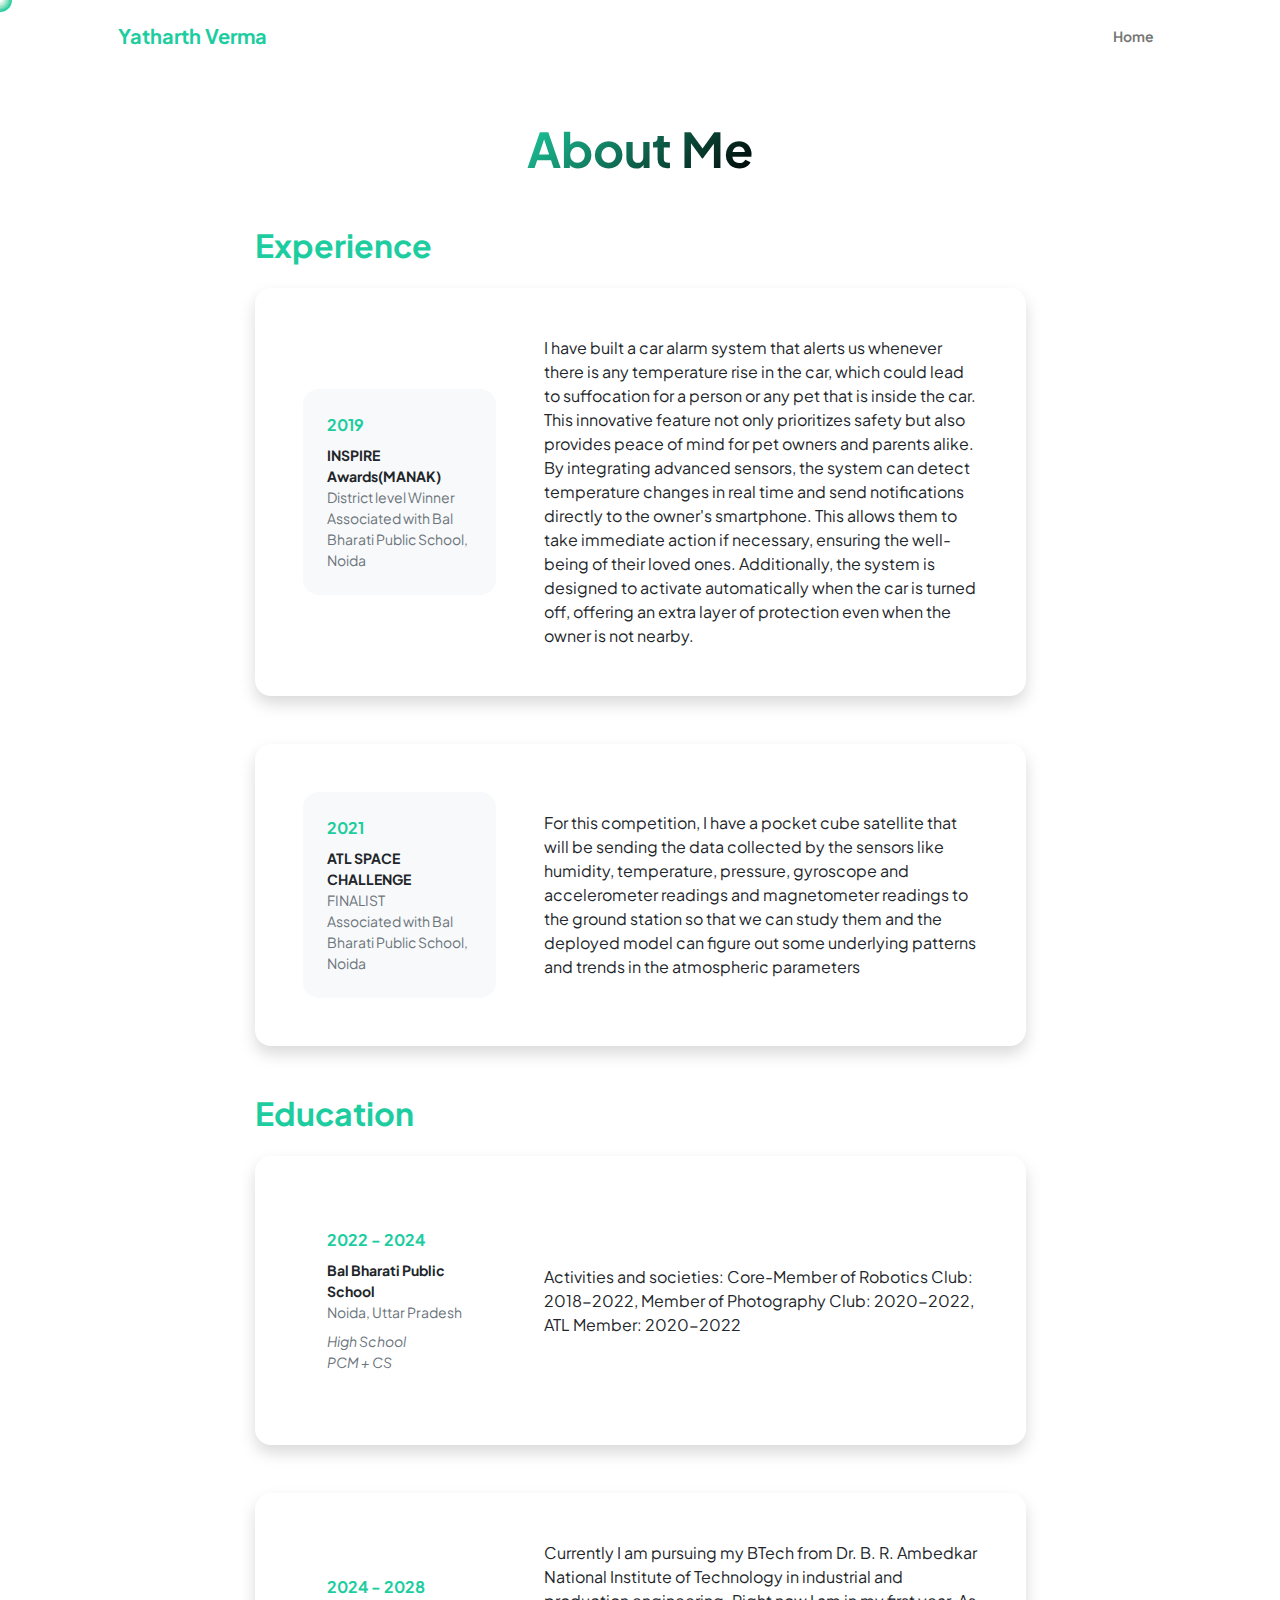
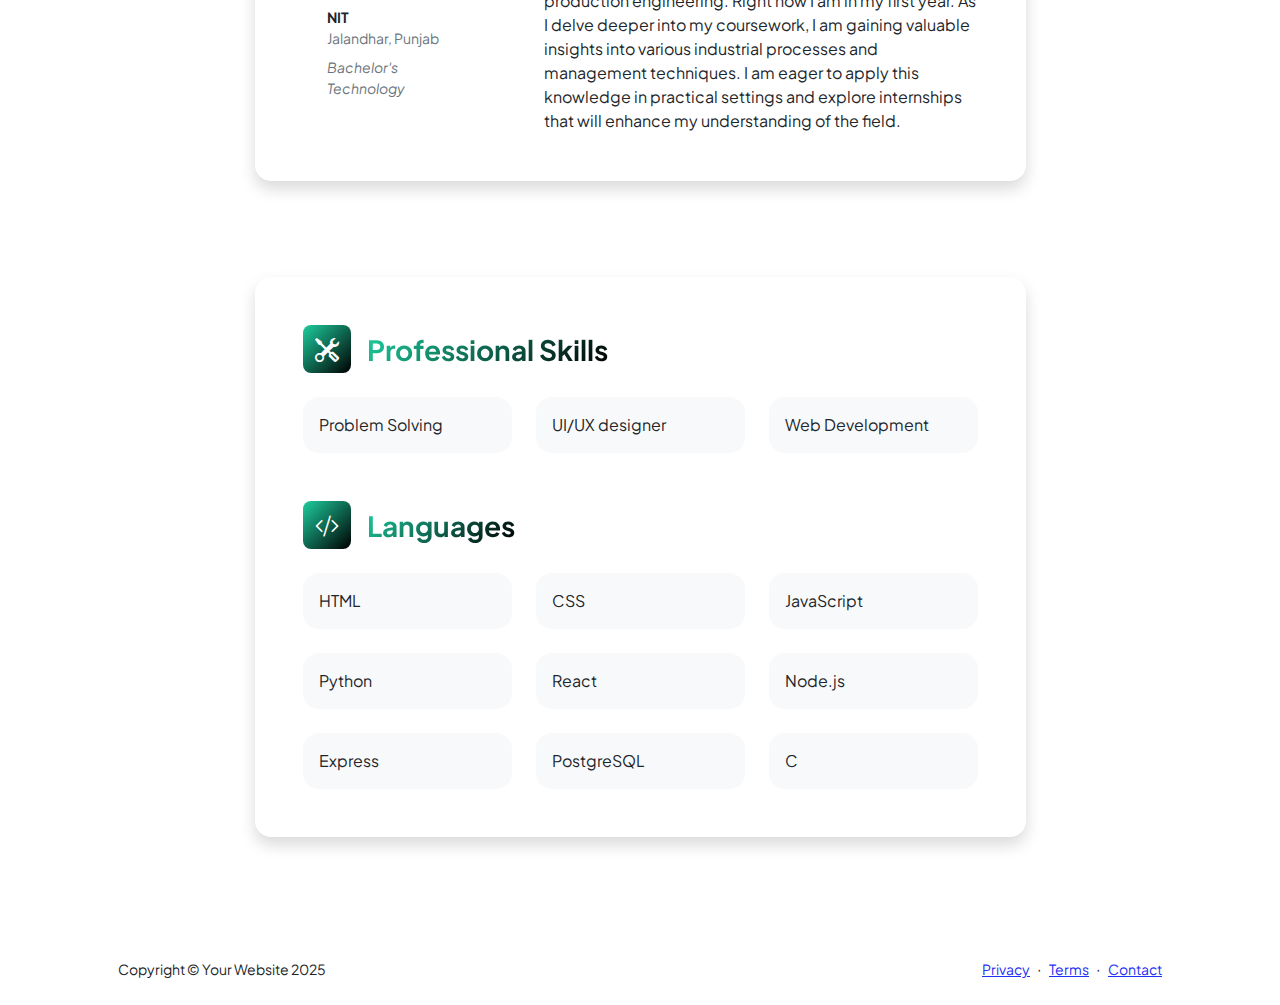
<file: about.html>
<!DOCTYPE html>
<html lang="en">
    <head>
        <meta charset="utf-8" />
        <meta name="viewport" content="width=device-width, initial-scale=1, shrink-to-fit=no" />
        <meta name="description" content="" />
        <meta name="author" content="" />
        <title>Yatharth Verma</title>
        <!-- Favicon-->
        <link rel="icon" type="image/x-icon" href="assets/favicon.ico" />
        <!-- Custom Google font-->
        <link rel="preconnect" href="https://fonts.googleapis.com" />
        <link rel="preconnect" href="https://fonts.gstatic.com" crossorigin />
        <link href="https://fonts.googleapis.com/css2?family=Plus+Jakarta+Sans:wght@100;200;300;400;500;600;700;800;900&amp;display=swap" rel="stylesheet" />
        <!-- Bootstrap icons-->
        <link href="https://cdn.jsdelivr.net/npm/bootstrap-icons@1.8.1/font/bootstrap-icons.css" rel="stylesheet" />
        <!-- Core theme CSS (includes Bootstrap)-->
        <link href="./css/styles2.css" rel="stylesheet" />
    </head>
    <body class="d-flex flex-column h-100 bg-white">
        <div class="circle"></div>
        <div class="circle"></div>
        <div class="circle"></div>
        <div class="circle"></div>
        <div class="circle"></div>
        <div class="circle"></div>
        <div class="circle"></div>
        <div class="circle"></div>
        <main class="flex-shrink-0">
            <!-- Navigation-->
            <nav class="navbar navbar-expand-lg navbar-light bg-white py-3">
                <div class="container px-5">
                    <a class="navbar-brand" href="index.html"><span class="fw-bolder text-primary">Yatharth Verma</span></a>
                    <button class="navbar-toggler" type="button" data-bs-toggle="collapse" data-bs-target="#navbarSupportedContent" aria-controls="navbarSupportedContent" aria-expanded="false" aria-label="Toggle navigation"><span class="navbar-toggler-icon"></span></button>
                    <div class="collapse navbar-collapse" id="navbarSupportedContent">
                        <ul class="navbar-nav ms-auto mb-2 mb-lg-0 small fw-bolder">
                            <li class="nav-item"><a class="nav-link" href="index.html">Home</a></li>
                            <!-- <li class="nav-item"><a class="nav-link" href="resume.html">Resume</a></li>
                            <li class="nav-item"><a class="nav-link" href="projects.html">Projects</a></li>
                            <li class="nav-item"><a class="nav-link" href="contact.html">Contact</a></li> -->
                        </ul>
                    </div>
                </div>
            </nav>
            <!-- Page Content-->
            <div class="container px-5 my-5">
                <div class="text-center mb-5">
                    <h1 class="display-5 fw-bolder mb-0"><span class="text-gradient d-inline">About Me</span></h1>
                </div>
                <div class="row gx-5 justify-content-center">
                    <div class="col-lg-11 col-xl-9 col-xxl-8">
                        <!-- Experience Section-->
                        <section>
                            <div class="d-flex align-items-center justify-content-between mb-4">
                                <h2 class="text-primary fw-bolder mb-0">Experience</h2>
                                <!-- Download resume button-->
                                <!-- Note: Set the link href target to a PDF file within your project-->
                                <!-- <a class="btn btn-primary px-4 py-3" href="#!">
                                    <div class="d-inline-block bi bi-download me-2"></div>
                                    Download Resume
                                </a> -->
                            </div>
                            <!-- Experience Card 1-->
                           <div class="card shadow border-0 rounded-4 mb-5">
                                <div class="card-body p-5">
                                    <div class="row align-items-center gx-5">
                                        <div class="col text-center text-lg-start mb-4 mb-lg-0">
                                            <div class="bg-light p-4 rounded-4">
                                                <div class="text-primary fw-bolder mb-2">2019</div>
                                                <div class="small fw-bolder">INSPIRE Awards(MANAK)</div>
                                                <div class="small text-muted">District level Winner</div>
                                                <div class="small text-muted">Associated with Bal Bharati Public School, Noida</div>
                                            </div>
                                        </div>
                                        <div class="col-lg-8"><div>I have built a car alarm system that alerts us whenever there is any temperature rise in the car, which could lead to suffocation for a person or any pet that is inside the car. This innovative feature not only prioritizes safety but also provides peace of mind for pet owners and parents alike. By integrating advanced sensors, the system can detect temperature changes in real time and send notifications directly to the owner's smartphone. This allows them to take immediate action if necessary, ensuring the well-being of their loved ones. Additionally, the system is designed to activate automatically when the car is turned off, offering an extra layer of protection even when the owner is not nearby.</div></div>
                                    </div>
                                </div>
                            </div>
                            <!-- Experience Card 2-->
                            <div class="card shadow border-0 rounded-4 mb-5">
                                <div class="card-body p-5">
                                    <div class="row align-items-center gx-5">
                                        <div class="col text-center text-lg-start mb-4 mb-lg-0">
                                            <div class="bg-light p-4 rounded-4">
                                                <div class="text-primary fw-bolder mb-2">2021</div>
                                                <div class="small fw-bolder">ATL SPACE CHALLENGE</div>
                                                <div class="small text-muted">FINALIST</div>
                                                <div class="small text-muted">Associated with Bal Bharati Public School, Noida</div>
                                            </div>
                                        </div>
                                        <div class="col-lg-8"><div>For this competition, I have a pocket cube satellite that will be sending the data collected by the sensors like humidity, temperature, pressure, gyroscope and accelerometer readings and magnetometer readings to the ground station so that we can study them and the deployed model can figure out some underlying patterns and trends in the atmospheric parameters</div></div>
                                    </div>
                                </div>
                            </div>
                        </section>
                        <!-- Education Section-->
                        <section>
                            <h2 class="text-primary fw-bolder mb-4">Education</h2>
                            <!-- Education Card 1-->
                            <div class="card shadow border-0 rounded-4 mb-5">
                                <div class="card-body p-5">
                                    <div class="row align-items-center gx-5">
                                        <div class="col text-center text-lg-start mb-4 mb-lg-0">
                                            <div class="bg-teal p-4 rounded-4">
                                                <div class="text-primary fw-bolder mb-2">2022 - 2024</div>
                                                <div class="mb-2">
                                                    <div class="small fw-bolder">Bal Bharati Public School</div>
                                                    <div class="small text-muted">Noida, Uttar Pradesh</div>
                                                </div>
                                                <div class="fst-italic">
                                                    <div class="small text-muted">High School</div>
                                                    <div class="small text-muted">PCM + CS</div>
                                                </div>
                                            </div>
                                        </div>
                                        <div class="col-lg-8"><div>Activities and societies: Core-Member of Robotics Club: 2018-2022, Member of Photography Club: 2020-2022, ATL Member: 2020-2022</div></div>
                                    </div>
                                </div>
                            </div>
                            <!-- Education Card 2-->
                            <div class="card shadow border-0 rounded-4 mb-5">
                                <div class="card-body p-5">
                                    <div class="row align-items-center gx-5">
                                        <div class="col text-center text-lg-start mb-4 mb-lg-0">
                                            <div class="bg-green p-4 rounded-4">
                                                <div class="text-primary fw-bolder mb-2">2024 - 2028</div>
                                                <div class="mb-2">
                                                    <div class="small fw-bolder">NIT</div>
                                                    <div class="small text-muted">Jalandhar, Punjab</div>
                                                </div>
                                                <div class="fst-italic">
                                                    <div class="small text-muted">Bachelor's</div>
                                                    <div class="small text-muted">Technology</div>
                                                </div>
                                            </div>
                                        </div>
                                        <div class="col-lg-8"><div>Currently I am pursuing my BTech from Dr. B. R. Ambedkar National Institute of Technology in industrial and production engineering. Right now I am in my first year. As I delve deeper into my coursework, I am gaining valuable insights into various industrial processes and management techniques. I am eager to apply this knowledge in practical settings and explore internships that will enhance my understanding of the field.</div></div>
                                    </div>
                                </div>
                            </div>
                        </section>
                        <!-- Divider-->
                        <div class="pb-5"></div>
                        <!-- Skills Section-->
                        <section>
                            <!-- Skillset Card-->
                            <div class="card shadow border-0 rounded-4 mb-5">
                                <div class="card-body p-5">
                                    <!-- Professional skills list-->
                                    <div class="mb-5">
                                        <div class="d-flex align-items-center mb-4">
                                            <div class="feature bg-primary bg-gradient-primary-to-secondary text-white rounded-3 me-3"><i class="bi bi-tools"></i></div>
                                            <h3 class="fw-bolder mb-0"><span class="text-gradient d-inline">Professional Skills</span></h3>
                                        </div>
                                        <div class="row row-cols-1 row-cols-md-3 mb-4">
                                            <div class="col mb-4 mb-md-0"><div class="d-flex align-items-center bg-light rounded-4 p-3 h-100">Problem Solving</div></div>
                                            <div class="col mb-4 mb-md-0"><div class="d-flex align-items-center bg-light rounded-4 p-3 h-100">UI/UX designer</div></div>
                                            <div class="col"><div class="d-flex align-items-center bg-light rounded-4 p-3 h-100">Web Development</div></div>
                                        </div>
                                    </div>
                                    <!-- Languages list-->
                                    <div class="mb-0">
                                        <div class="d-flex align-items-center mb-4">
                                            <div class="feature bg-primary bg-gradient-primary-to-secondary text-white rounded-3 me-3"><i class="bi bi-code-slash"></i></div>
                                            <h3 class="fw-bolder mb-0"><span class="text-gradient d-inline">Languages</span></h3>
                                        </div>
                                        <div class="row row-cols-1 row-cols-md-3 mb-4">
                                            <div class="col mb-4 mb-md-0"><div class="d-flex align-items-center bg-light rounded-4 p-3 h-100">HTML</div></div>
                                            <div class="col mb-4 mb-md-0"><div class="d-flex align-items-center bg-light rounded-4 p-3 h-100">CSS</div></div>
                                            <div class="col"><div class="d-flex align-items-center bg-light rounded-4 p-3 h-100">JavaScript</div></div>
                                        </div>
                                        <div class="row row-cols-1 row-cols-md-3 mb-4">
                                            <div class="col mb-4 mb-md-0"><div class="d-flex align-items-center bg-light rounded-4 p-3 h-100">Python</div></div>
                                            <div class="col mb-4 mb-md-0"><div class="d-flex align-items-center bg-light rounded-4 p-3 h-100">React</div></div>
                                            <div class="col"><div class="d-flex align-items-center bg-light rounded-4 p-3 h-100">Node.js</div></div>
                                        </div>
                                        <div class="row row-cols-1 row-cols-md-3">
                                            <div class="col mb-4 mb-md-0"><div class="d-flex align-items-center bg-light rounded-4 p-3 h-100">Express</div></div>
                                            <div class="col mb-4 mb-md-0"><div class="d-flex align-items-center bg-light rounded-4 p-3 h-100">PostgreSQL</div></div>
                                            <div class="col"><div class="d-flex align-items-center bg-light rounded-4 p-3 h-100">C</div></div>
                                        </div>
                                    </div>
                                </div>
                            </div>
                        </section>
                    </div>
                </div>
            </div>
        </main>
        <!-- Footer-->
        <footer class="bg-white py-4 mt-auto">
            <div class="container px-5">
                <div class="row align-items-center justify-content-between flex-column flex-sm-row">
                    <div class="col-auto"><div class="small m-0">Copyright &copy; Your Website 2025</div></div>
                    <div class="col-auto">
                        <a class="small" href="#!">Privacy</a>
                        <span class="mx-1">&middot;</span>
                        <a class="small" href="#!">Terms</a>
                        <span class="mx-1">&middot;</span>
                        <a class="small" href="#!">Contact</a>
                    </div>
                </div>
            </div>
        </footer>
        <!-- Bootstrap core JS-->
        <script src="https://cdn.jsdelivr.net/npm/bootstrap@5.2.3/dist/js/bootstrap.bundle.min.js"></script>
        <!-- Core theme JS-->
        <script src="./js/script.js"></script>
    </body>
</html>
</file>
